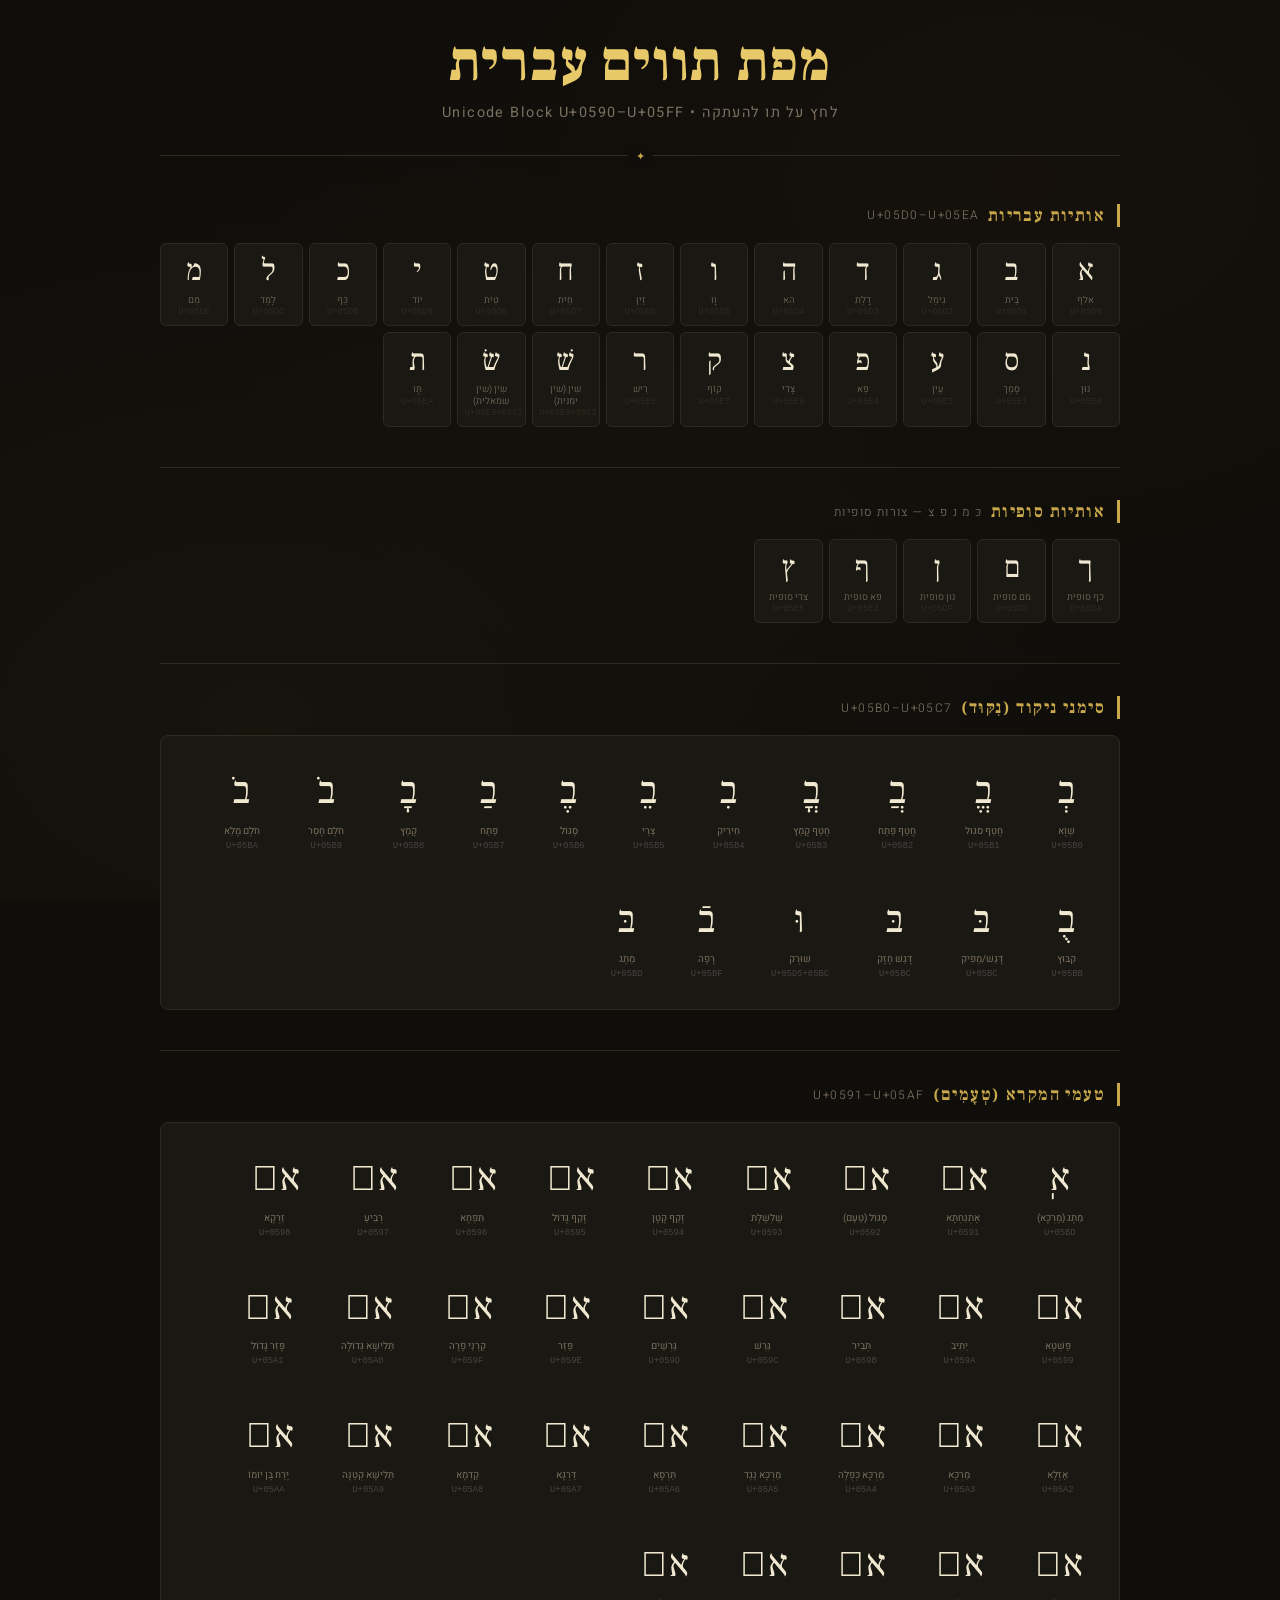
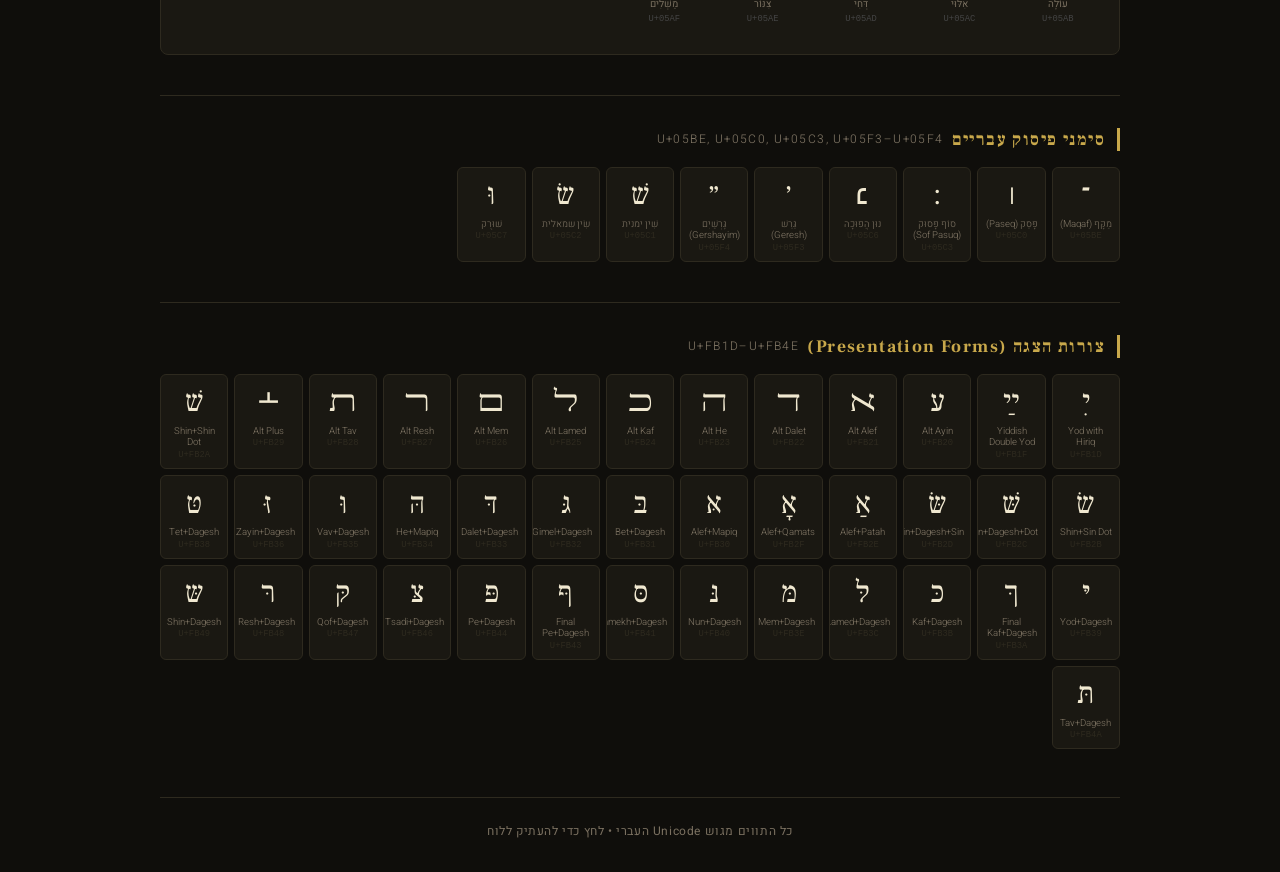
<file: hebrew-charmap.html>
<!DOCTYPE html>
<html lang="he" dir="rtl">
<head>
<meta charset="UTF-8">
<meta name="viewport" content="width=device-width, initial-scale=1.0">
<title>מפת תווים עברית</title>
<link href="https://fonts.googleapis.com/css2?family=Frank+Ruhl+Libre:wght@300;400;700;900&family=Heebo:wght@300;400;700&display=swap" rel="stylesheet">
<style>
  :root {
    --bg: #0f0e0b;
    --surface: #1a1812;
    --border: #2e2a1f;
    --gold: #c8a84b;
    --gold-light: #e8c96a;
    --cream: #f0e8d0;
    --muted: #7a7060;
    --accent: #8b4513;
  }

  * { box-sizing: border-box; margin: 0; padding: 0; }

  body {
    background: var(--bg);
    color: var(--cream);
    font-family: 'Heebo', sans-serif;
    min-height: 100vh;
    padding: 2rem 1rem;
    direction: rtl;
  }

  /* Parchment texture overlay */
  body::before {
    content: '';
    position: fixed;
    inset: 0;
    background-image:
      radial-gradient(ellipse at 20% 80%, rgba(200,168,75,0.04) 0%, transparent 60%),
      radial-gradient(ellipse at 80% 20%, rgba(139,69,19,0.05) 0%, transparent 60%);
    pointer-events: none;
    z-index: 0;
  }

  .container {
    max-width: 960px;
    margin: 0 auto;
    position: relative;
    z-index: 1;
  }

  header {
    text-align: center;
    margin-bottom: 3rem;
    padding-bottom: 2rem;
    border-bottom: 1px solid var(--border);
    position: relative;
  }

  header::after {
    content: '✦';
    position: absolute;
    bottom: -0.65rem;
    left: 50%;
    transform: translateX(-50%);
    color: var(--gold);
    background: var(--bg);
    padding: 0 0.5rem;
    font-size: 0.7rem;
  }

  h1 {
    font-family: 'Frank Ruhl Libre', serif;
    font-size: clamp(2rem, 5vw, 3.5rem);
    font-weight: 900;
    color: var(--gold-light);
    letter-spacing: 0.02em;
    line-height: 1.1;
    margin-bottom: 0.5rem;
  }

  .subtitle {
    color: var(--muted);
    font-size: 0.9rem;
    letter-spacing: 0.1em;
  }

  section {
    margin-bottom: 2.5rem;
  }

  .section-title {
    font-family: 'Frank Ruhl Libre', serif;
    font-size: 1.1rem;
    font-weight: 700;
    color: var(--gold);
    letter-spacing: 0.08em;
    margin-bottom: 1rem;
    padding-right: 0.75rem;
    border-right: 3px solid var(--gold);
    display: flex;
    align-items: center;
    gap: 0.5rem;
  }

  .section-title .unicode-range {
    font-size: 0.75rem;
    color: var(--muted);
    font-family: 'Heebo', sans-serif;
    font-weight: 300;
    direction: ltr;
  }

  /* Character grid */
  .char-grid {
    display: grid;
    grid-template-columns: repeat(auto-fill, minmax(68px, 1fr));
    gap: 6px;
  }

  .char-card {
    background: var(--surface);
    border: 1px solid var(--border);
    border-radius: 6px;
    padding: 0.6rem 0.4rem 0.5rem;
    text-align: center;
    cursor: pointer;
    transition: all 0.18s ease;
    position: relative;
    overflow: hidden;
  }

  .char-card::before {
    content: '';
    position: absolute;
    inset: 0;
    background: linear-gradient(135deg, rgba(200,168,75,0.05), transparent);
    opacity: 0;
    transition: opacity 0.18s;
  }

  .char-card:hover {
    border-color: var(--gold);
    transform: translateY(-2px);
    box-shadow: 0 4px 16px rgba(200,168,75,0.12);
  }

  .char-card:hover::before { opacity: 1; }

  .char-card.copied {
    border-color: #4caf50;
    background: rgba(76,175,80,0.08);
  }

  .char-display {
    font-family: 'Frank Ruhl Libre', serif;
    font-size: 1.9rem;
    font-weight: 400;
    color: var(--cream);
    line-height: 1.2;
    display: block;
    min-height: 2.3rem;
  }

  .char-name {
    font-size: 0.6rem;
    color: var(--muted);
    margin-top: 0.3rem;
    line-height: 1.2;
    font-weight: 300;
  }

  .char-code {
    font-size: 0.55rem;
    color: var(--border);
    font-family: monospace;
    direction: ltr;
    margin-top: 1px;
  }

  /* Niqqud demo section */
  .demo-block {
    background: var(--surface);
    border: 1px solid var(--border);
    border-radius: 8px;
    padding: 1.25rem 1.5rem;
    margin-top: 0.75rem;
  }

  .demo-row {
    display: flex;
    flex-wrap: wrap;
    gap: 1.5rem;
    align-items: flex-start;
  }

  .demo-item {
    text-align: center;
    cursor: pointer;
    padding: 0.5rem 0.7rem;
    border-radius: 6px;
    border: 1px solid transparent;
    transition: all 0.15s;
  }

  .demo-item:hover {
    border-color: var(--gold);
    background: rgba(200,168,75,0.06);
  }

  .demo-char {
    font-family: 'Frank Ruhl Libre', serif;
    font-size: 2.4rem;
    display: block;
    color: var(--cream);
    line-height: 1.4;
  }

  .demo-label {
    font-size: 0.62rem;
    color: var(--muted);
    margin-top: 0.3rem;
    direction: rtl;
  }

  /* Tooltip */
  .toast {
    position: fixed;
    bottom: 2rem;
    left: 50%;
    transform: translateX(-50%) translateY(20px);
    background: var(--gold);
    color: var(--bg);
    padding: 0.5rem 1.2rem;
    border-radius: 20px;
    font-size: 0.85rem;
    font-weight: 700;
    opacity: 0;
    transition: all 0.25s ease;
    pointer-events: none;
    z-index: 1000;
    white-space: nowrap;
  }

  .toast.show {
    opacity: 1;
    transform: translateX(-50%) translateY(0);
  }

  /* Divider */
  .divider {
    border: none;
    border-top: 1px solid var(--border);
    margin: 2rem 0;
  }

  /* Special char highlight */
  .char-card.highlight .char-display { color: var(--gold-light); }

  footer {
    text-align: center;
    color: var(--muted);
    font-size: 0.75rem;
    margin-top: 3rem;
    padding-top: 1.5rem;
    border-top: 1px solid var(--border);
    letter-spacing: 0.05em;
  }

  /* Animate in */
  .char-card {
    animation: fadeUp 0.3s ease both;
  }
  @keyframes fadeUp {
    from { opacity: 0; transform: translateY(6px); }
    to { opacity: 1; transform: translateY(0); }
  }
</style>
</head>
<body>

<div class="container">
  <header>
    <h1>מפת תווים עברית</h1>
    <p class="subtitle">לחץ על תו להעתקה • Unicode Block U+0590–U+05FF</p>
  </header>

  <!-- LETTERS -->
  <section>
    <div class="section-title">
      אותיות עבריות
      <span class="unicode-range">U+05D0–U+05EA</span>
    </div>
    <div class="char-grid" id="letters"></div>
  </section>

  <hr class="divider">

  <!-- FINAL LETTERS -->
  <section>
    <div class="section-title">
      אותיות סופיות
      <span class="unicode-range">כּ מ נ פ צ — צורות סופיות</span>
    </div>
    <div class="char-grid" id="finals"></div>
  </section>

  <hr class="divider">

  <!-- NIQQUD -->
  <section>
    <div class="section-title">
      סימני ניקוד (נִקּוּד)
      <span class="unicode-range">U+05B0–U+05C7</span>
    </div>
    <div class="demo-block">
      <div class="demo-row" id="niqqud"></div>
    </div>
  </section>

  <hr class="divider">

  <!-- CANTILLATION -->
  <section>
    <div class="section-title">
      טעמי המקרא (טְעָמִים)
      <span class="unicode-range">U+0591–U+05AF</span>
    </div>
    <div class="demo-block">
      <div class="demo-row" id="cantillation"></div>
    </div>
  </section>

  <hr class="divider">

  <!-- PUNCTUATION -->
  <section>
    <div class="section-title">
      סימני פיסוק עבריים
      <span class="unicode-range">U+05BE, U+05C0, U+05C3, U+05F3–U+05F4</span>
    </div>
    <div class="char-grid" id="punctuation"></div>
  </section>

  <hr class="divider">

  <!-- PRESENTATION FORMS -->
  <section>
    <div class="section-title">
      צורות הצגה (Presentation Forms)
      <span class="unicode-range">U+FB1D–U+FB4E</span>
    </div>
    <div class="char-grid" id="presentation"></div>
  </section>

  <footer>
    כל התווים מגוש Unicode העברי • לחץ כדי להעתיק ללוח
  </footer>
</div>

<div class="toast" id="toast">הועתק ✓</div>

<script>
const letters = [
  {ch:'א',name:'אלף',code:'05D0'},{ch:'בּ',name:'בֵּית',code:'05D1+05BC'},{ch:'גּ',name:'גִּימֶל',code:'05D2'},{ch:'דּ',name:'דָּלֶת',code:'05D3'},
  {ch:'הּ',name:'הֵא',code:'05D4'},{ch:'וּ',name:'וָו',code:'05D5'},{ch:'זּ',name:'זַיִן',code:'05D6'},{ch:'חּ',name:'חֵית',code:'05D7'},
  {ch:'טּ',name:'טֵית',code:'05D8'},{ch:'יּ',name:'יוֹד',code:'05D9'},{ch:'כּ',name:'כַּף',code:'05DB+05BC'},{ch:'לּ',name:'לָמֶד',code:'05DC'},
  {ch:'מּ',name:'מֵם',code:'05DE'},{ch:'נּ',name:'נוּן',code:'05E0'},{ch:'סּ',name:'סָמֶך',code:'05E1'},{ch:'עּ',name:'עַיִן',code:'05E2'},
  {ch:'פּ',name:'פֵּא',code:'05E4+05BC'},{ch:'צּ',name:'צָדִי',code:'05E6'},{ch:'קּ',name:'קוֹף',code:'05E7'},{ch:'רּ',name:'רֵישׁ',code:'05E8'},
  {ch:'שּׁ',name:'שִׁין',code:'05E9+05C1'},{ch:'תּ',name:'תָּו',code:'05EA'},
  // Plain (without dagesh)
  {ch:'א',name:'אלף',code:'05D0'},{ch:'ב',name:'בֵית',code:'05D1'},{ch:'ג',name:'גִימֶל',code:'05D2'},{ch:'ד',name:'דָלֶת',code:'05D3'},
  {ch:'ה',name:'הֵא',code:'05D4'},{ch:'ו',name:'וָו',code:'05D5'},{ch:'ז',name:'זַיִן',code:'05D6'},{ch:'ח',name:'חֵית',code:'05D7'},
  {ch:'ט',name:'טֵית',code:'05D8'},{ch:'י',name:'יוֹד',code:'05D9'},{ch:'כ',name:'כַּף',code:'05DB'},{ch:'ל',name:'לָמֶד',code:'05DC'},
  {ch:'מ',name:'מֵם',code:'05DE'},{ch:'נ',name:'נוּן',code:'05E0'},{ch:'ס',name:'סָמֶך',code:'05E1'},{ch:'ע',name:'עַיִן',code:'05E2'},
  {ch:'פ',name:'פֵּא',code:'05E4'},{ch:'צ',name:'צָדִי',code:'05E6'},{ch:'ק',name:'קוֹף',code:'05E7'},{ch:'ר',name:'רֵישׁ',code:'05E8'},
  {ch:'שׁ',name:'שִׁין',code:'05E9'},{ch:'ת',name:'תָּו',code:'05EA'},
];

// Deduplicate: show each base letter once
const baseLetters = [
  {ch:'א',name:'אלף',code:'05D0'},{ch:'ב',name:'בֵית',code:'05D1'},{ch:'ג',name:'גִימֶל',code:'05D2'},{ch:'ד',name:'דָלֶת',code:'05D3'},
  {ch:'ה',name:'הֵא',code:'05D4'},{ch:'ו',name:'וָו',code:'05D5'},{ch:'ז',name:'זַיִן',code:'05D6'},{ch:'ח',name:'חֵית',code:'05D7'},
  {ch:'ט',name:'טֵית',code:'05D8'},{ch:'י',name:'יוֹד',code:'05D9'},{ch:'כ',name:'כַּף',code:'05DB'},{ch:'ל',name:'לָמֶד',code:'05DC'},
  {ch:'מ',name:'מֵם',code:'05DE'},{ch:'נ',name:'נוּן',code:'05E0'},{ch:'ס',name:'סָמֶך',code:'05E1'},{ch:'ע',name:'עַיִן',code:'05E2'},
  {ch:'פ',name:'פֵּא',code:'05E4'},{ch:'צ',name:'צָדִי',code:'05E6'},{ch:'ק',name:'קוֹף',code:'05E7'},{ch:'ר',name:'רֵישׁ',code:'05E8'},
  {ch:'שׁ',name:'שִׁין (שין ימנית)',code:'05E9+05C1'},{ch:'שׂ',name:'שִׂין (שין שמאלית)',code:'05E9+05C2'},{ch:'ת',name:'תָּו',code:'05EA'},
];

const finals = [
  {ch:'ך',name:'כף סופית',code:'05DA'},{ch:'ם',name:'מם סופית',code:'05DD'},
  {ch:'ן',name:'נון סופית',code:'05DF'},{ch:'ף',name:'פא סופית',code:'05E3'},
  {ch:'ץ',name:'צדי סופית',code:'05E5'},
];

const niqqud = [
  {base:'בְ',name:'שְׁוָא',code:'05B0'},{base:'בֱ',name:'חֲטַף סגול',code:'05B1'},{base:'בֲ',name:'חֲטַף פַּתַח',code:'05B2'},
  {base:'בֳ',name:'חֲטַף קָמַץ',code:'05B3'},{base:'בִ',name:'חִירִיק',code:'05B4'},{base:'בֵ',name:'צֵרֵי',code:'05B5'},
  {base:'בֶ',name:'סֶגּוֹל',code:'05B6'},{base:'בַ',name:'פַּתַח',code:'05B7'},{base:'בָ',name:'קָמַץ',code:'05B8'},
  {base:'בֹ',name:'חֹלֶם חָסֵר',code:'05B9'},{base:'בֺ',name:'חֹלֶם מָלֵא',code:'05BA'},{base:'בֻ',name:'קִבּוּץ',code:'05BB'},
  {base:'בּ',name:'דָּגֵשׁ/מַפִּיק',code:'05BC'},{base:'בּ',name:'דָּגֵשׁ חָזָק',code:'05BC'},{base:'וּ',name:'שׁוּרֻק',code:'05D5+05BC'},
  {base:'בֿ',name:'רָפֶה',code:'05BF'},{base:'בּ',name:'מֶתֶג',code:'05BD'},
];

const cantillation = [
  {base:'אֽ',name:'מֵתֶג (מֶרְכָּא)',code:'05BD'},{base:'א֑',name:'אֶתְנַחְתָּא',code:'0591'},
  {base:'א֒',name:'סֶגּוֹל (טַעַם)',code:'0592'},{base:'א֓',name:'שַׁלְשֶׁלֶת',code:'0593'},
  {base:'א֔',name:'זָקֵף קָטָן',code:'0594'},{base:'א֕',name:'זָקֵף גָּדוֹל',code:'0595'},
  {base:'א֖',name:'תִּפְחָא',code:'0596'},{base:'א֗',name:'רְבִיעַ',code:'0597'},
  {base:'א֘',name:'זַרְקָא',code:'0598'},{base:'א֙',name:'פַּשְׁטָא',code:'0599'},
  {base:'א֚',name:'יֵתִיב',code:'059A'},{base:'א֛',name:'תְּבִיר',code:'059B'},
  {base:'א֜',name:'גֵּרֵשׁ',code:'059C'},{base:'א֝',name:'גֵּרְשַׁיִם',code:'059D'},
  {base:'א֞',name:'פַּזֵּר',code:'059E'},{base:'א֟',name:'קַרְנֵי פָרָה',code:'059F'},
  {base:'א֠',name:'תֵּלִישָׁא גְּדוֹלָה',code:'05A0'},{base:'א֡',name:'פָּזֵר גָּדוֹל',code:'05A1'},
  {base:'א֢',name:'אַזְלָא',code:'05A2'},{base:'א֣',name:'מֵרְכָּא',code:'05A3'},
  {base:'א֤',name:'מֵרְכָּא כְּפֻלָּה',code:'05A4'},{base:'א֥',name:'מֵרְכָּא נֶגֶד',code:'05A5'},
  {base:'א֦',name:'תַּרְסָא',code:'05A6'},{base:'א֧',name:'דַּרְגָּא',code:'05A7'},
  {base:'א֨',name:'קַדְמָא',code:'05A8'},{base:'א֩',name:'תֵּלִישָׁא קְטַנָּה',code:'05A9'},
  {base:'א֪',name:'יֶרַח בֶּן יוֹמוֹ',code:'05AA'},{base:'א֫',name:'עוֹלֶה',code:'05AB'},
  {base:'א֬',name:'אִלּוּי',code:'05AC'},{base:'א֭',name:'דְּחִי',code:'05AD'},
  {base:'א֮',name:'צִנּוֹר',code:'05AE'},{base:'א֯',name:'מַשְׁלִים',code:'05AF'},
];

const punctuation = [
  {ch:'־',name:'מַקָּף (Maqaf)',code:'05BE'},
  {ch:'׀',name:'פָּסֵק (Paseq)',code:'05C0'},
  {ch:'׃',name:'סוֹף פָּסוּק (Sof Pasuq)',code:'05C3'},
  {ch:'׆',name:'נוּן הֲפוּכָה',code:'05C6'},
  {ch:'׳',name:'גֵּרֵשׁ (Geresh)',code:'05F3'},
  {ch:'״',name:'גֶּרְשַׁיִם (Gershayim)',code:'05F4'},
  {ch:'שׁ',name:'שִׁין ימנית',code:'05C1'},
  {ch:'שׂ',name:'שִׂין שמאלית',code:'05C2'},
  {ch:'וּ',name:'שׁוּרֻק',code:'05C7'},
];

const presentation = [
  {ch:'יִ',name:'Yod with Hiriq',code:'FB1D'},
  {ch:'ײַ',name:'Yiddish Double Yod',code:'FB1F'},
  {ch:'ﬠ',name:'Alt Ayin',code:'FB20'},
  {ch:'ﬡ',name:'Alt Alef',code:'FB21'},
  {ch:'ﬢ',name:'Alt Dalet',code:'FB22'},
  {ch:'ﬣ',name:'Alt He',code:'FB23'},
  {ch:'ﬤ',name:'Alt Kaf',code:'FB24'},
  {ch:'ﬥ',name:'Alt Lamed',code:'FB25'},
  {ch:'ﬦ',name:'Alt Mem',code:'FB26'},
  {ch:'ﬧ',name:'Alt Resh',code:'FB27'},
  {ch:'ﬨ',name:'Alt Tav',code:'FB28'},
  {ch:'﬩',name:'Alt Plus',code:'FB29'},
  {ch:'שׁ',name:'Shin+Shin Dot',code:'FB2A'},
  {ch:'שׂ',name:'Shin+Sin Dot',code:'FB2B'},
  {ch:'שּׁ',name:'Shin+Dagesh+Dot',code:'FB2C'},
  {ch:'שּׂ',name:'Shin+Dagesh+Sin',code:'FB2D'},
  {ch:'אַ',name:'Alef+Patah',code:'FB2E'},
  {ch:'אָ',name:'Alef+Qamats',code:'FB2F'},
  {ch:'אּ',name:'Alef+Mapiq',code:'FB30'},
  {ch:'בּ',name:'Bet+Dagesh',code:'FB31'},
  {ch:'גּ',name:'Gimel+Dagesh',code:'FB32'},
  {ch:'דּ',name:'Dalet+Dagesh',code:'FB33'},
  {ch:'הּ',name:'He+Mapiq',code:'FB34'},
  {ch:'וּ',name:'Vav+Dagesh',code:'FB35'},
  {ch:'זּ',name:'Zayin+Dagesh',code:'FB36'},
  {ch:'טּ',name:'Tet+Dagesh',code:'FB38'},
  {ch:'יּ',name:'Yod+Dagesh',code:'FB39'},
  {ch:'ךּ',name:'Final Kaf+Dagesh',code:'FB3A'},
  {ch:'כּ',name:'Kaf+Dagesh',code:'FB3B'},
  {ch:'לּ',name:'Lamed+Dagesh',code:'FB3C'},
  {ch:'מּ',name:'Mem+Dagesh',code:'FB3E'},
  {ch:'נּ',name:'Nun+Dagesh',code:'FB40'},
  {ch:'סּ',name:'Samekh+Dagesh',code:'FB41'},
  {ch:'ףּ',name:'Final Pe+Dagesh',code:'FB43'},
  {ch:'פּ',name:'Pe+Dagesh',code:'FB44'},
  {ch:'צּ',name:'Tsadi+Dagesh',code:'FB46'},
  {ch:'קּ',name:'Qof+Dagesh',code:'FB47'},
  {ch:'רּ',name:'Resh+Dagesh',code:'FB48'},
  {ch:'שּ',name:'Shin+Dagesh',code:'FB49'},
  {ch:'תּ',name:'Tav+Dagesh',code:'FB4A'},
];

function makeCard(ch, name, code, delay = 0) {
  const card = document.createElement('div');
  card.className = 'char-card';
  card.style.animationDelay = delay + 'ms';
  card.innerHTML = `
    <span class="char-display">${ch}</span>
    <div class="char-name">${name}</div>
    <div class="char-code">U+${code}</div>
  `;
  card.addEventListener('click', () => copyChar(ch, card));
  return card;
}

function makeDemoItem(base, name, code, delay = 0) {
  const item = document.createElement('div');
  item.className = 'demo-item';
  item.style.animationDelay = delay + 'ms';
  item.innerHTML = `
    <span class="demo-char">${base}</span>
    <div class="demo-label">${name}<br><span style="font-size:0.55rem;color:#444;font-family:monospace;direction:ltr">U+${code}</span></div>
  `;
  item.addEventListener('click', () => copyChar(base, item));
  return item;
}

function copyChar(ch, el) {
  // Get clean character (strip combining chars for single letter copy)
  navigator.clipboard.writeText(ch).catch(() => {});
  el.classList.add('copied');
  setTimeout(() => el.classList.remove('copied'), 800);
  showToast('"' + ch + '" הועתק');
}

let toastTimer;
function showToast(msg) {
  const t = document.getElementById('toast');
  t.textContent = msg;
  t.classList.add('show');
  clearTimeout(toastTimer);
  toastTimer = setTimeout(() => t.classList.remove('show'), 1800);
}

// Render
const lettersEl = document.getElementById('letters');
baseLetters.forEach((l, i) => lettersEl.appendChild(makeCard(l.ch, l.name, l.code, i * 20)));

const finalsEl = document.getElementById('finals');
finals.forEach((l, i) => finalsEl.appendChild(makeCard(l.ch, l.name, l.code, i * 30)));

const niqqudEl = document.getElementById('niqqud');
niqqud.forEach((n, i) => niqqudEl.appendChild(makeDemoItem(n.base, n.name, n.code, i * 15)));

const cantEl = document.getElementById('cantillation');
cantillation.forEach((n, i) => cantEl.appendChild(makeDemoItem(n.base, n.name, n.code, i * 12)));

const punctEl = document.getElementById('punctuation');
punctuation.forEach((p, i) => punctEl.appendChild(makeCard(p.ch, p.name, p.code, i * 25)));

const presEl = document.getElementById('presentation');
presentation.forEach((p, i) => presEl.appendChild(makeCard(p.ch, p.name, p.code, i * 15)));
</script>
</body>
</html>
</file>
